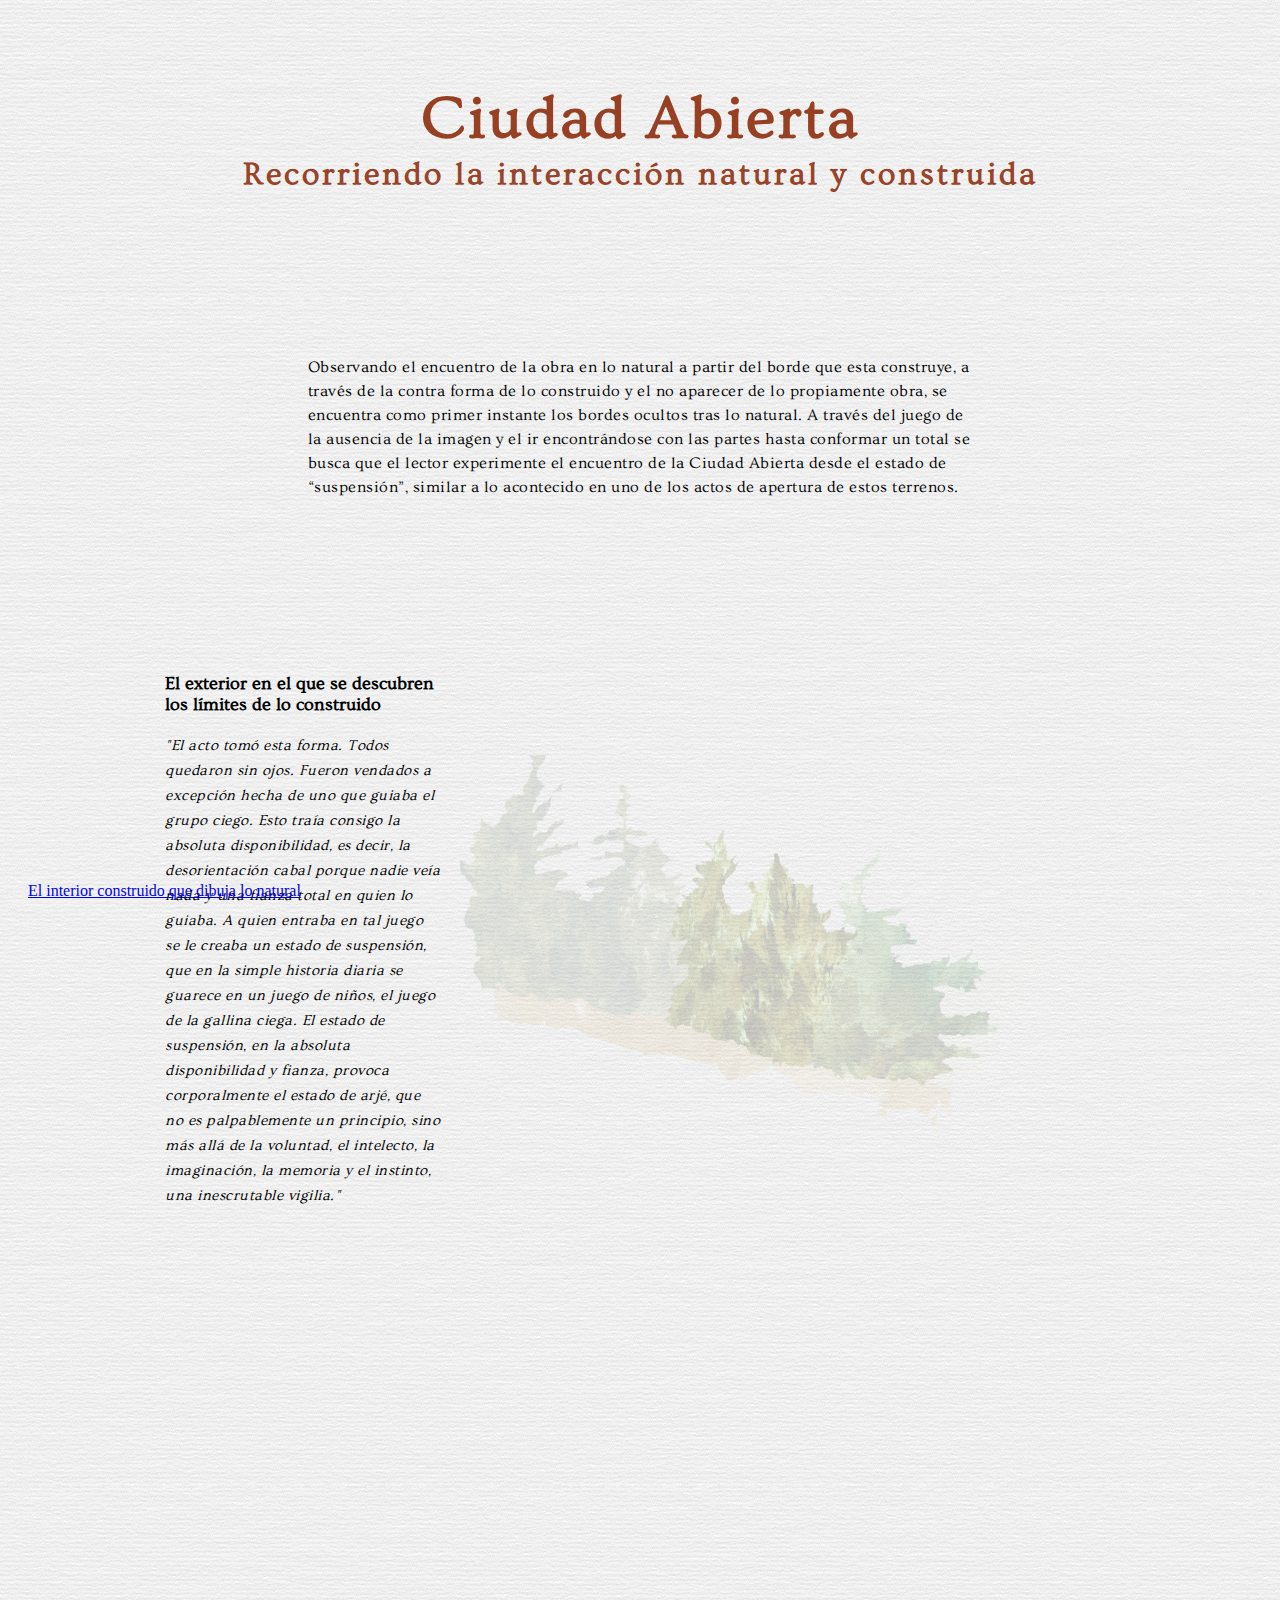
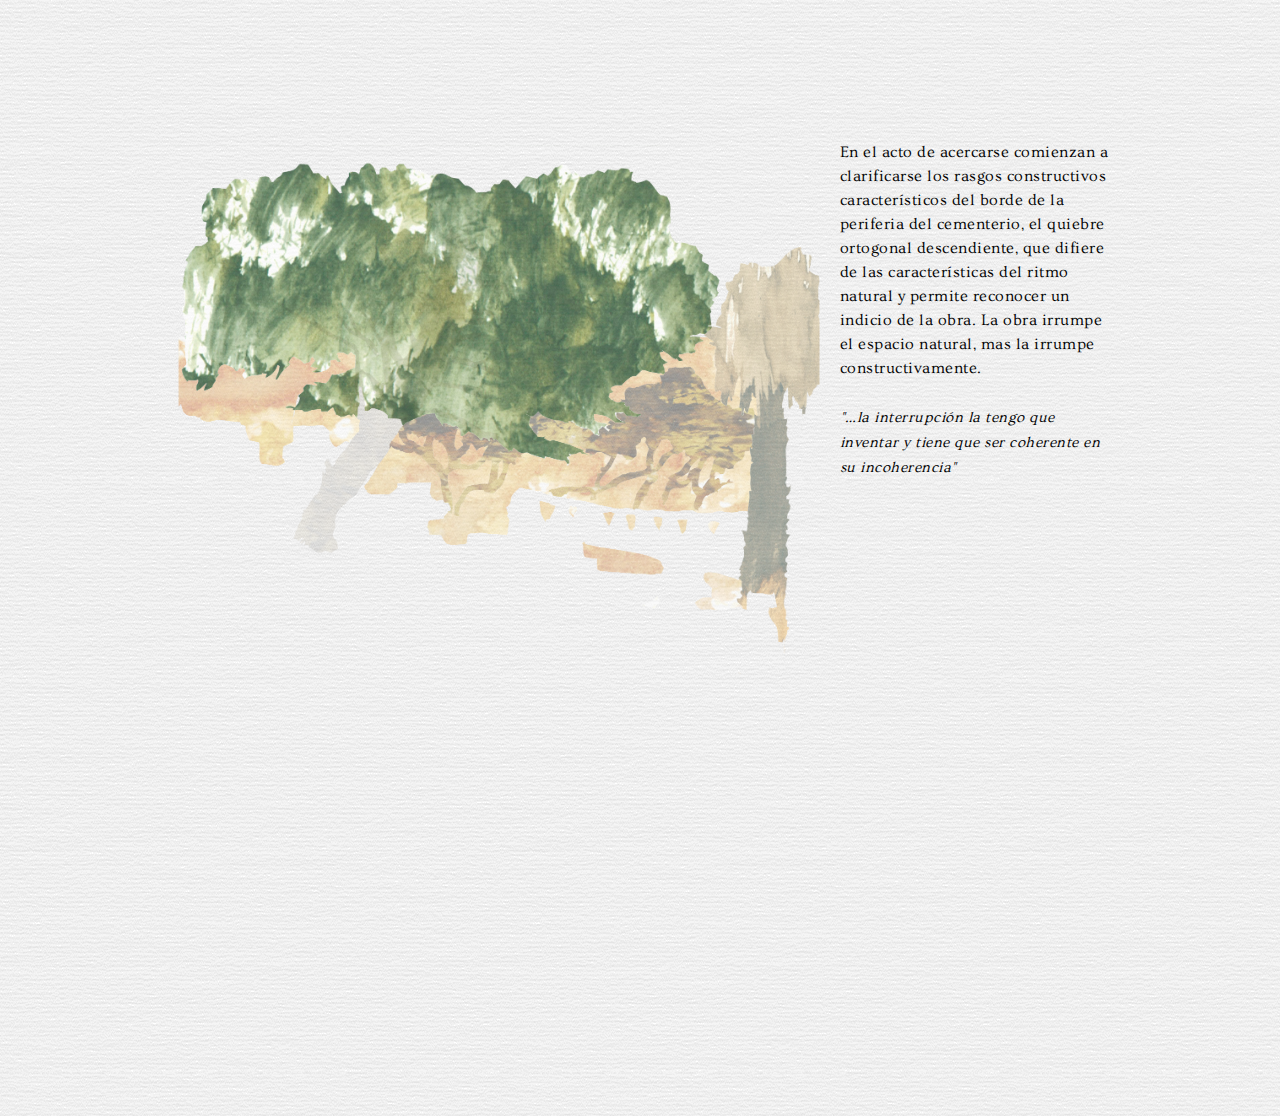
<file: index.html>
<!DOCTYPE html>
<html>
	<head>
		<title>
			Recorrido Ciudad Abierta
		</title>
		<link type="text/css" rel="stylesheet" href="css/cascada2.css"></link>
		<meta charset="utf-8">
		<link href='http://fonts.googleapis.com/css?family=Ovo' rel='stylesheet' type='text/css'>
		<link href='http://fonts.googleapis.com/css?family=Roboto:400,300,300italic,400italic,500,700' rel='stylesheet' type='text/css'>	
	</head>

	<body id="body1">

		<div class="content clearfix">
			<div class="cajaroja">
				<h1>Ciudad Abierta  <br> <span class="subh1"> Recorriendo la interacción natural y construida </span> </h1>
			</div>

			<div class="alturacajacentrada">
				<div class="cajaseccioncentrada">
					<p>Observando el encuentro de la obra en lo natural a partir del borde que esta construye, a través de la contra forma de lo construido y el no aparecer de lo propiamente obra, se encuentra como primer instante los bordes ocultos tras lo natural. A través del juego de la ausencia de la imagen y el ir encontrándose con las partes hasta conformar un total se busca que el lector experimente el encuentro de la Ciudad Abierta desde el estado de “suspensión”, similar a lo acontecido en uno de los actos de apertura de estos terrenos.
					</p>
				</div>
			</div>
				
				<div class="margenizquierda">
					<div class="seccion1" >
						<div id="intro" data-370="opacity:0.01;" data-380="opacity:1;" data-780="opacity:0;">
							<div class="img1a"><img src="img/01capas/01fondoarbol.png">
							</div>
						</div>
						<div id="intro" data-370="opacity:0.02;" data-420="opacity:1;" data-780="opacity:0;">	
							<div class="img1b"><img src="img/01capas/01fondosuelo.png">
							</div>
						</div>
						<div id="intro" data-370="opacity:0.1;" data-460="opacity:1;" data-780="opacity:0;">	
							<div class="img1c"><img src="img/01capas/01suelocementerio.png">
							</div>
						</div>
						<div id="intro" data-370="opacity:0.15;" data-500="opacity:1;" data-780="opacity:0;">	
							<div class="img1d"><img src="img/01capas/01arbolderecha.png">
							</div>
						</div>
						<div id="intro" data-370="opacity:0.2;" data-540="opacity:1;" data-800="opacity:0;">	
							<div class="img1e"><img src="img/01capas/01arbolmedio.png">
							</div>
						</div>
						<div id="intro" data-370="opacity:0.1;" data-580="opacity:1;" data-800="opacity:0;">	
							<div class="img1f"><img src="img/01capas/01arbolizquierdo.png">
							</div>
						</div>
						<div id="intro" data-370="opacity:0;" data-620="opacity:1;" data-900="opacity:0;">	
							<div class="img1g"><img src="img/01capas/01troncos.png">
							</div>
						</div>
						<div id="intro" data-370="opacity:0;" data-660="opacity:1;" data-900="opacity:0;">	
							<div class="img1h"><img src="img/01capas/01suelopozo.png">
							</div>
						</div>	
						<div id="intro" data-370="opacity:0;" data-700="opacity:1;" data-900="opacity:0;">
							<div class="img1i"><img src="img/01capas/01arbustodelantero.png">
							</div>
						</div>
						<div id="intro" data-370="opacity:0;" data-740="opacity:1;" data-900="opacity:0;">	
							<div class="img1j"><img src="img/01capas/01trazonegro.png">
							</div>
						</div>	
					</div>
				</div>
				
			
			<div class="cajatextoseccion1">
				<h3>El exterior en el que se descubren los límites de lo construido</h3>
				<p><span class="citas">"El acto tomó esta forma. Todos quedaron sin ojos. Fueron vendados a excepción hecha de uno que guiaba el grupo ciego. Esto traía consigo la absoluta disponibilidad, es decir, la desorientación cabal porque nadie veía nada y una fianza total en quien lo guiaba. A quien entraba en tal juego se le creaba un estado de suspensión, que en la simple historia diaria se guarece en un juego de niños, el juego de la gallina ciega. El estado de suspensión, en la absoluta disponibilidad y fianza, provoca corporalmente el estado de arjé, que no es palpablemente un principio, sino más allá de la voluntad, el intelecto, la imaginación, la memoria y el instinto, una inescrutable vigilia."</span></p>
				<br><br>
			</div>

			

			<div class="margenderecha">
				<div class="seccion2">
					<div id="intro" data-1360="opacity:0.5;" data-1450="opacity:1;" data-1600="opacity:0;">
						<div class="img1a"><img src="img/02capas/02fondo.png">
						</div>
					</div>
					<div id="intro" data-1360="opacity:0.4;" data-1510="opacity:1;" data-1600="opacity:0;">	
						<div class="img1b"><img src="img/02capas/02arboleschicos.png">
						</div>
					</div>
					<div id="intro" data-1360="opacity:0.7;" data-1550="opacity:1;" data-1600="opacity:0;">	
						<div class="img1c"><img src="img/02capas/02follajegrande.png">
						</div>
					</div>
					<div id="intro" data-1360="opacity:0.1;" data-1590="opacity:1;" data-1800="opacity:0;">	
						<div class="img1d"><img src="img/02capas/02troncogrande.png">
						</div>
					</div>
					<div id="intro" data-1360="opacity:0.4;" data-1640="opacity:1;" data-1800="opacity:0;">	
						<div class="img1e"><img src="img/02capas/02palmera.png">
						</div>
					</div>
					<div id="intro" data-1360="opacity:0;" data-1690="opacity:1;" data-end="opacity:0;">	
						<div class="img1f"><img src="img/02capas/02suelo.png">
						</div>
					</div>
					<div id="intro" data-1360="opacity:0;" data-1700="opacity:1;" data-end="opacity:0;">	
						<div class="img1g"><img src="img/02capas/02lineasnegras.png">
						</div>	
					</div>	
				</div>		
			</div>	

			<div class="cajatextoseccion2">
				<p>En el acto de acercarse comienzan a clarificarse los rasgos constructivos característicos del borde de la periferia del cementerio, el quiebre ortogonal descendiente, que difiere de las características del ritmo natural y permite reconocer un indicio de la obra. La obra irrumpe el espacio natural, mas la irrumpe constructivamente. <br><br> <span class="citas"> "…la interrupción la tengo que inventar y tiene que ser coherente en su incoherencia"</span>
				</p>
			</div>	
		</div>	
		
		<footer>
			<div class="posicionabajo">
				<a class="abajo" href="momento2.html">El interior construido que dibuja lo natural</a>
			</div>	
		</footer>

		<script type="text/javascript" src="js/skrollr.min.js"></script>
		    <script type="text/javascript">
		    var s = skrollr.init();
		</script>

	</body>	
</html>
</file>
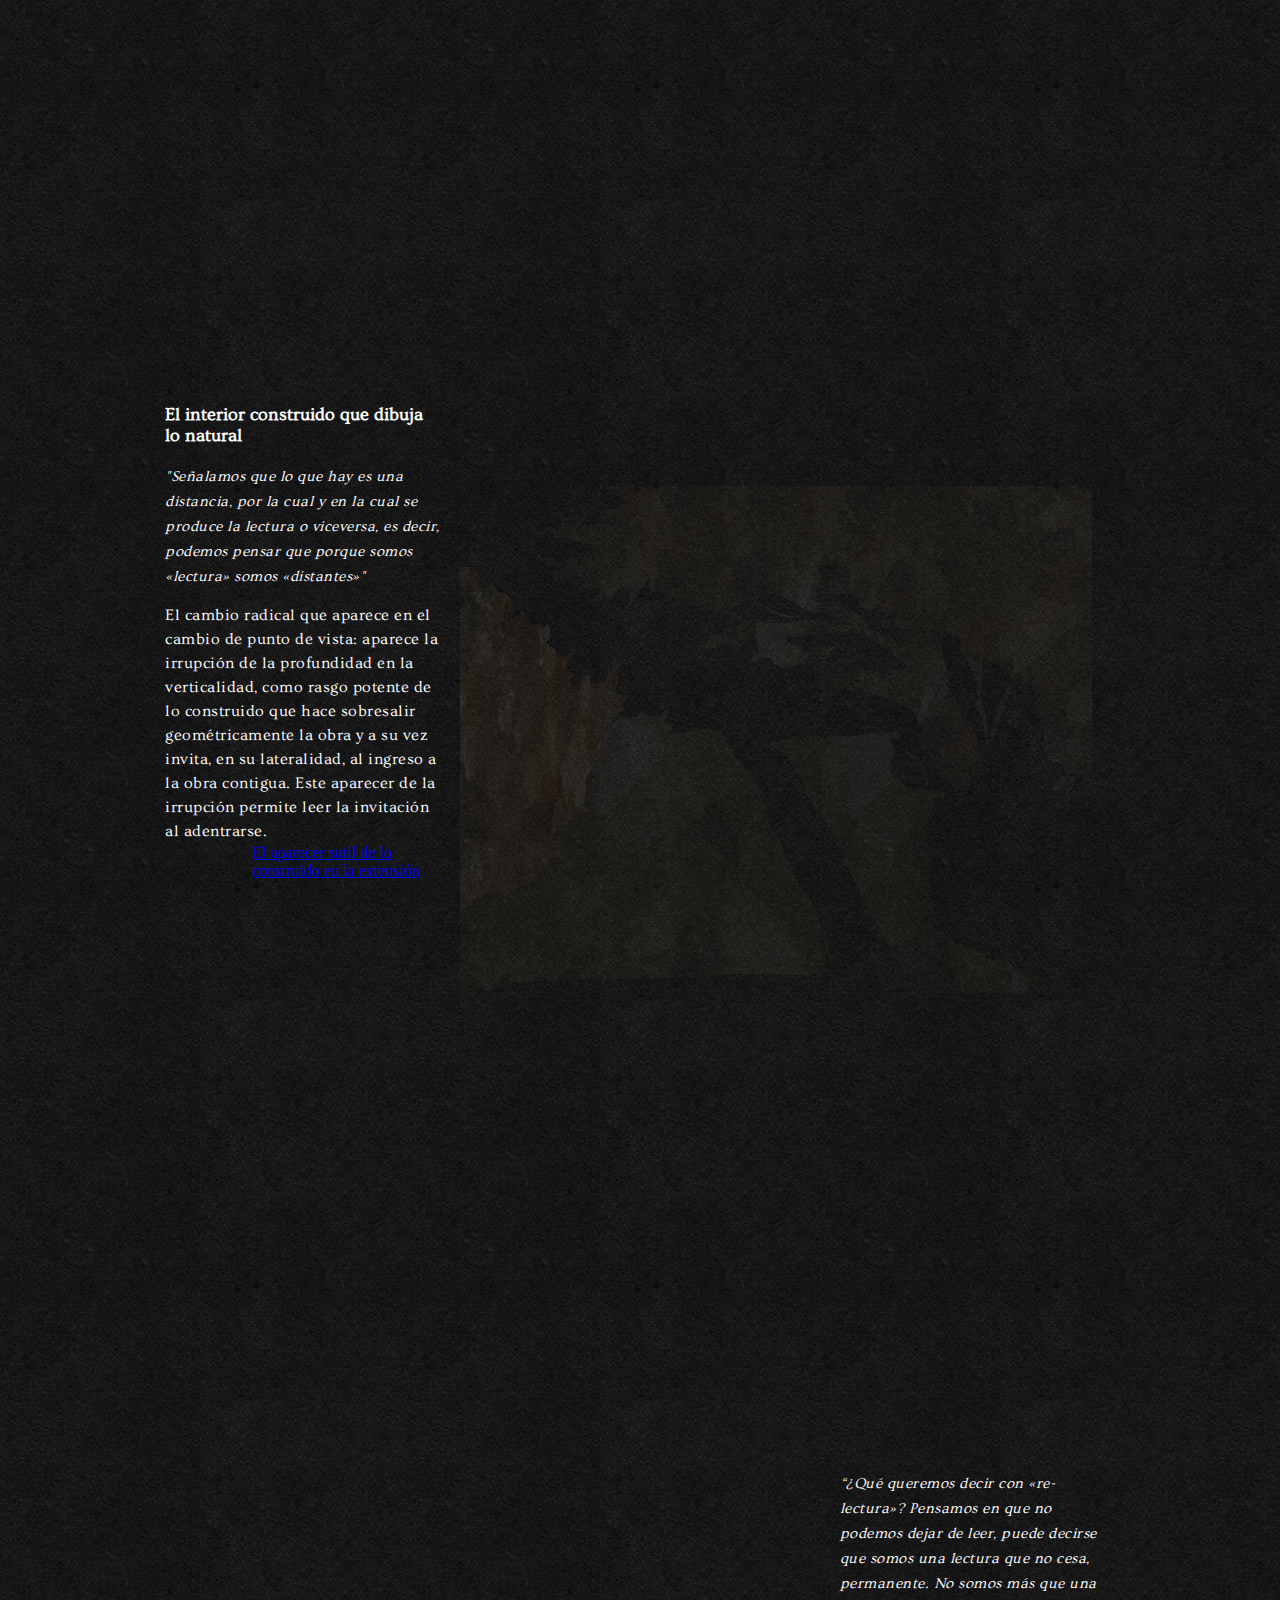
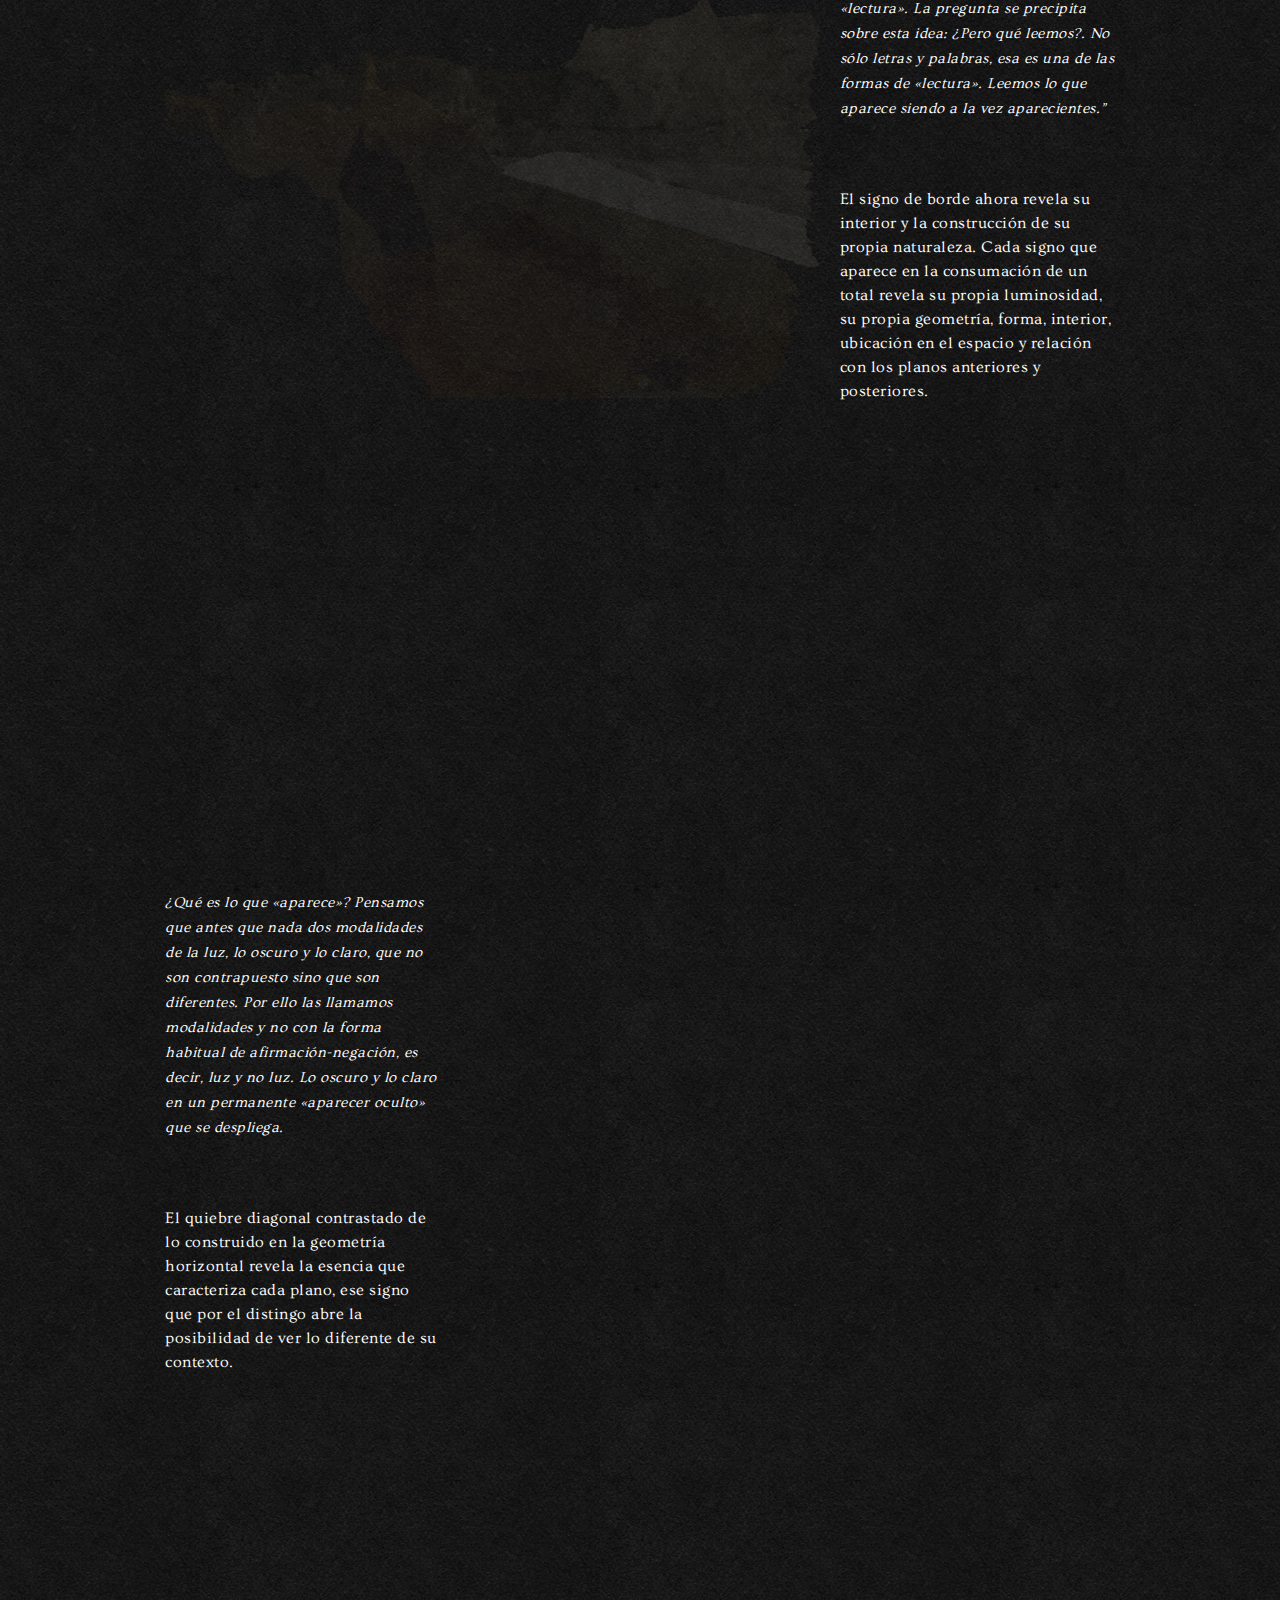
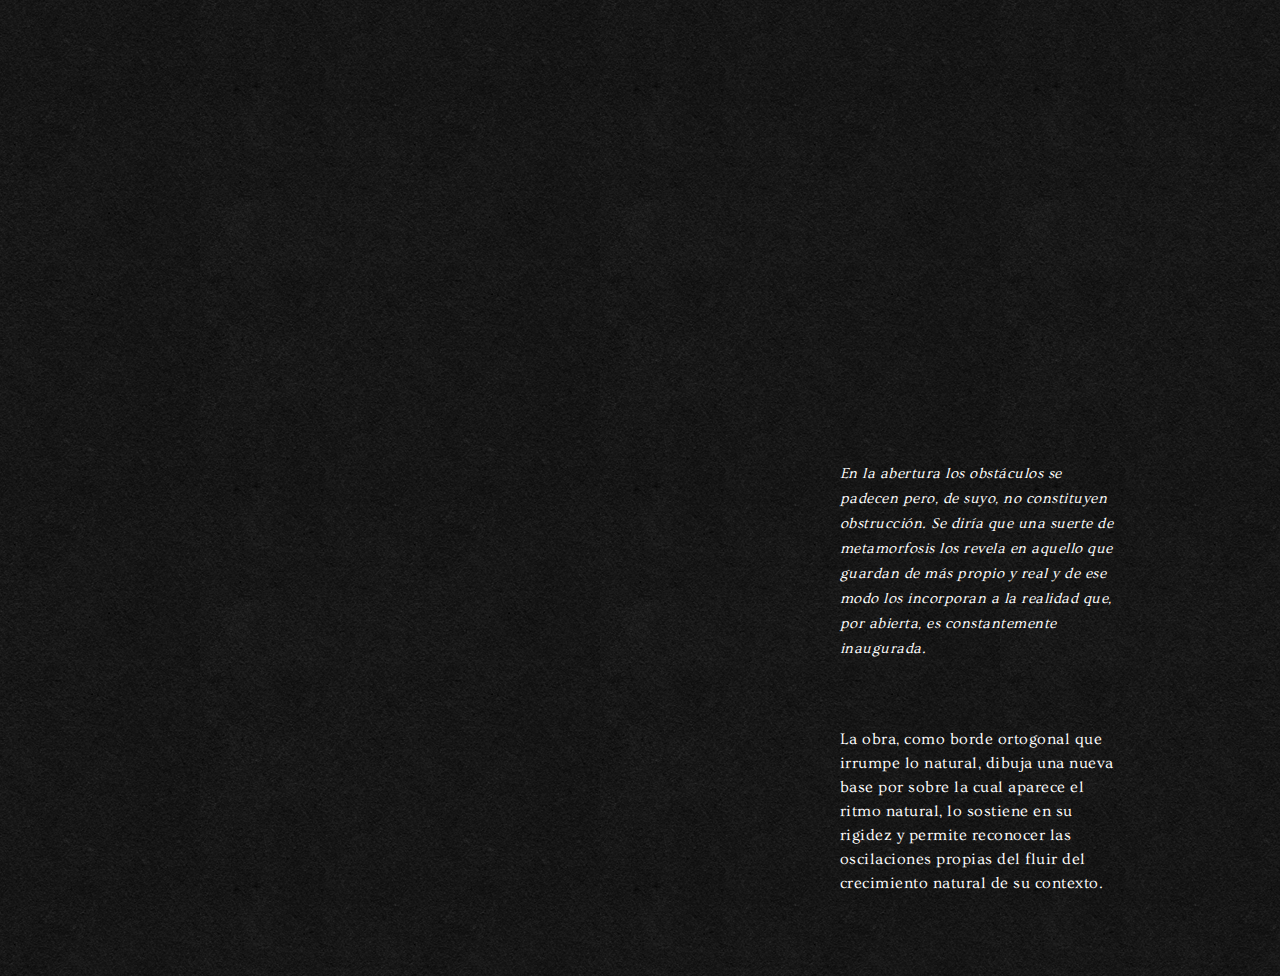
<file: momento2.html>
<!DOCTYPE html>
<html>
	<head>
		<title>momento2</title>
		<link type="text/css" rel="stylesheet" href="css/cascada2.css"></link>
		<meta charset="utf-8">
		<link href='http://fonts.googleapis.com/css?family=Roboto+Slab:400,100,300,700' rel='stylesheet' type='text/css'>
		<link href='http://fonts.googleapis.com/css?family=Ovo' rel='stylesheet' type='text/css'>
	</head>
	<body id="body2">
		<div id="contentnegro">
			<div class="margenizquierda"> 
				<div class="seccion1">
					<div id="intro" data-370="opacity:0;" data-470="opacity:1;" data-660="opacity:0;">
						<div class="img1a"><img src="img/03capas/03arbustosuperior.png">
						</div>
					</div>
					<div id="intro" data-370="opacity:0.05;" data-480="opacity:1;" data-670="opacity:0;">	
						<div class="img1b"><img src="img/03capas/03tierrasizqyder.png">
						</div>
					</div>
					<div id="intro" data-370="opacity:0.08;" data-580="opacity:1;" data-690="opacity:0;">	
						<div class="img1c"><img src="img/03capas/03arbolgrande.png">
						</div>
					</div>
					<div id="intro" data-370="opacity:0.1;" data-680="opacity:1;" data-700="opacity:0;">	
						<div class="img1d"><img src="img/03capas/03arizquierda.png">
						</div>
					</div>
					<div id="intro" data-370="opacity:0;" data-740="opacity:1;" data-780="opacity:0;">	
						<div class="img1e"><img src="img/03capas/03lineasblancas.png">
						</div>
					</div>	
				</div>	
			</div>
			<div class="cajatextoseccion1">
				<h3><span class="letrasblancas">El interior construido que dibuja lo natural</span></h3>
				<p> <span class="citasblancas">"Señalamos que lo que hay es una distancia, por la cual y en la cual se produce la lectura o viceversa, es decir, podemos pensar que porque somos «lectura» somos «distantes»"</span></p>
				<p><span class="letrasblancas">El cambio radical que aparece en el cambio de punto de vista: aparece la irrupción de la profundidad en la verticalidad, como rasgo potente de lo construido que hace sobresalir geométricamente la obra y a su vez invita, en su lateralidad, al ingreso a la obra contigua. Este aparecer de la irrupción permite leer la invitación al adentrarse.</span>	
				</p>
			</div>

			<div class="margenderecha">
				<div class="seccion2">
					<div id="intro" data-1360="opacity:0;" data-1450="opacity:1;" data-1600="opacity:0;">
						<div class="img1a"><img src="img/04capas/04arbolesfondo.png">
						</div>
					</div>
					<div id="intro" data-1360="opacity:0.1;" data-1550="opacity:1;" data-1600="opacity:0;">	
						<div class="img1b"><img src="img/04capas/04muro.png">
						</div>
					</div>
					<div id="intro" data-1360="opacity:0.05;" data-1650="opacity:1;" data-1750="opacity:0;">	
						<div class="img1c"><img src="img/04capas/04tumba.png">
						</div>
					</div>
					<div id="intro" data-1360="opacity:0;" data-1700="opacity:1;" data-1750="opacity:0;">	
						<div class="img1d"><img src="img/04capas/04lineasblancas.png">
						</div>
					</div>	
				</div>
			</div> 

			<div class="cajatextoseccion2">
				<p><span class="citasblancas">“¿Qué queremos decir con «re-lectura»? Pensamos en que no podemos dejar de leer, puede decirse que somos una lectura que no cesa, permanente. No somos más que una «lectura». La pregunta se precipita sobre esta idea: ¿Pero qué leemos?. No sólo letras y palabras, esa es una de las formas de «lectura». Leemos lo que aparece siendo a la vez aparecientes.”</span></p><br><br>
				<p><span class="letrasblancas">El signo de borde ahora revela su interior y la construcción de su propia naturaleza. Cada signo que aparece en la consumación de un total revela su propia luminosidad, su propia geometría, forma, interior, ubicación en el espacio y relación con los planos anteriores y posteriores.
				</span>
				</p>
			</div>

			<div class="margenizquierda">
				<div class="seccion3">
					<div id="intro" data-2380="opacity:0;" data-2400="opacity:1;" data-2600="opacity:0;">
						<div class="img1a"><img src="img/05capas/05arbolderecho.png">
						</div>
					</div>
					<div id="intro" data-2380="opacity:0;" data-2470="opacity:1;" data-2600="opacity:0;">	
						<div class="img1b"><img src="img/05capas/05arbolmedio.png">
						</div>
					</div>
					<div id="intro" data-2380="opacity:0;" data-2550="opacity:1;" data-2880="opacity:0;">	
						<div class="img1c"><img src="img/05capas/05arbolizquierdo.png">
						</div>
					</div>
					<div id="intro" data-2380="opacity:0;" data-2710="opacity:1;" data-2880="opacity:0;">	
						<div class="img1d"><img src="img/05capas/05sueloalto.png">
						</div>
					</div>
					<div id="intro" data-2380="opacity:0;" data-2800="opacity:1;" data-2880="opacity:0;">	
						<div class="img1e"><img src="img/05capas/05suelobajo.png">
						</div>
					</div>
					<div id="intro" data-2380="opacity:0;" data-2880="opacity:1;" data-2880="opacity:0;">	
						<div class="img1f"><img src="img/05capas/05trazoblanco.png">
						</div>
					</div>	
				</div>
			</div>

			<div class="cajatextoseccion3">
				<p><span class="citasblancas">¿Qué es lo que «aparece»? Pensamos que antes que nada dos modalidades de la luz, lo oscuro y lo claro, que no son contrapuesto sino que son diferentes. Por ello las llamamos modalidades y no con la forma habitual de afirmación-negación, es decir, luz y no luz. Lo oscuro y lo claro en un permanente «aparecer oculto» que se despliega.</span></p><br><br>
				<p><span class="letrasblancas">El quiebre diagonal contrastado de lo construido en la geometría horizontal revela la esencia que caracteriza cada plano, ese signo que por el distingo abre la posibilidad de ver lo diferente de su contexto.</span>
				</p>
			</div>

			<div class="margenderecha">
				<div class="seccion4">
					<div id="intro" data-2650="opacity:0;" data-2700="opacity:0.01;" data-end="opacity:0.01;">
						<div class="img1a"><img src="img/06capas/06tierrabaja.png">
						</div>
					</div>
					<div id="intro" data-2650="opacity:0;" data-2750="opacity:0.02;" data-end="opacity:0.05;">	
						<div class="img1b"><img src="img/06capas/06tierraderecha.png">
						</div>
					</div>
					<div id="intro" data-2650="opacity:0;" data-2800="opacity:0.04;" data-end="opacity:0.2;">	
						<div class="img1c"><img src="img/06capas/06tierraizquierda.png">
						</div>
					</div>
					<div id="intro" data-2650="opacity:0;" data-2850="opacity:0.05;" data-end="opacity:0.2;">	
						<div class="img1d"><img src="img/06capas/06arbolderecho.png">
						</div>
					</div>
					<div id="intro" data-2650="opacity:0;" data-2900="opacity:0.2;" data-end="opacity:0.4;">	
						<div class="img1e"><img src="img/06capas/06arbolizquierdo.png">
						</div>
					</div>
					<div id="intro" data-2650="opacity:0;" data-2950="opacity:0.2;" data-end="opacity:0.6;">	
						<div class="img1f"><img src="img/06capas/06arbolmedio.png">
						</div>
					</div>
					<div id="intro" data-2650="opacity:0;" data-3000="opacity:0.5;" data-end="opacity:1;">	
						<div class="img1g"><img src="img/06capas/06trazoblanco.png">
						</div>
					</div>	
				</div>
			</div>

			<div class="cajatextoseccion4">
				<p><span class="citasblancas">En la abertura los obstáculos se padecen pero, de suyo, no constituyen obstrucción. Se diría que una suerte de metamorfosis los revela en aquello que guardan de más propio y real y de ese modo los incorporan a la realidad que, por abierta, es constantemente inaugurada.</span>
				</p><br><br>
				<p><span class="letrasblancas">La obra, como borde ortogonal que irrumpe lo natural, dibuja una nueva base por sobre la cual aparece el ritmo natural, lo sostiene en su rigidez y permite reconocer las oscilaciones propias del fluir del crecimiento natural de su contexto.</span>
				</p>
			</div> 

			<div class="posicionabajo">	<!--link-->
				<div class="abajo">
					<a href="momento3.html">El aparecer sutil de lo construido en la extensión</a>
				</div>
			</div>

		</div>

		<script type="text/javascript" src="js/skrollr.min.js"></script>
		    <script type="text/javascript">
		    var s = skrollr.init();
		</script>
	</body>
</html>
</file>
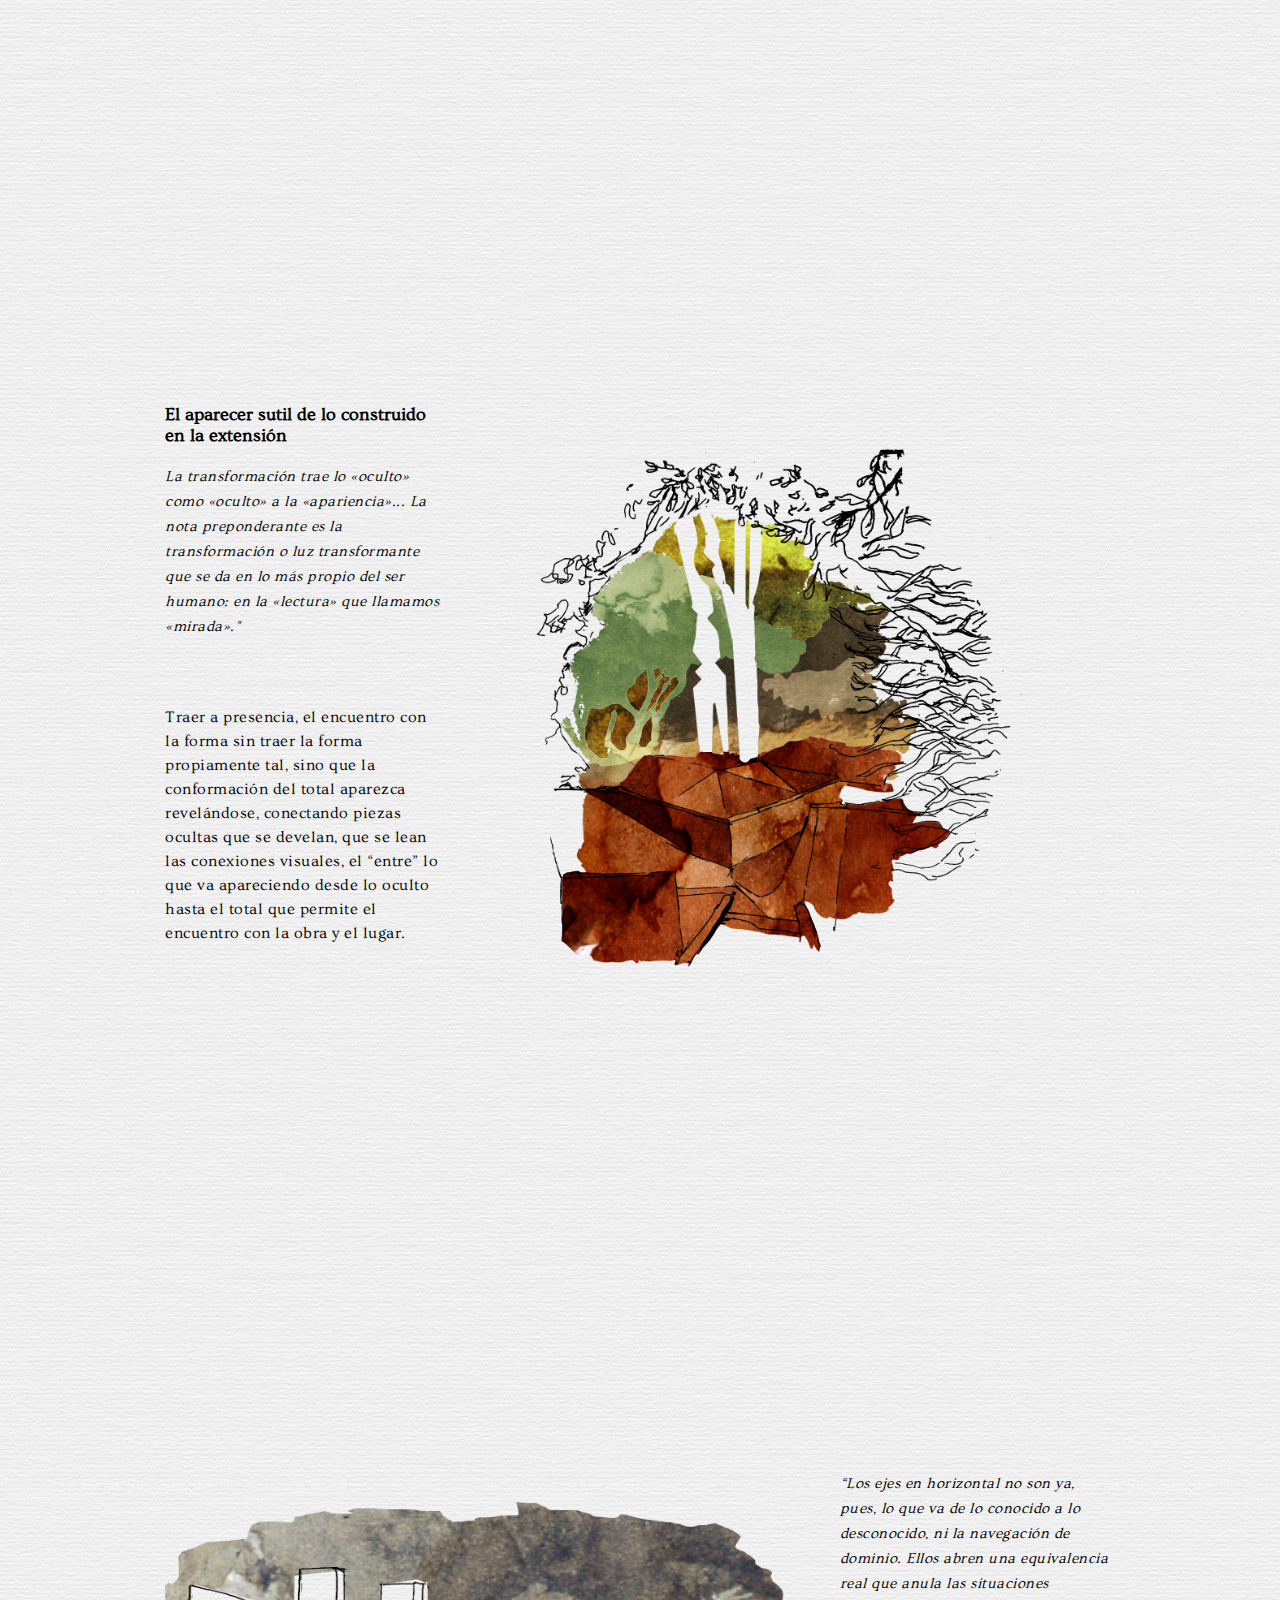
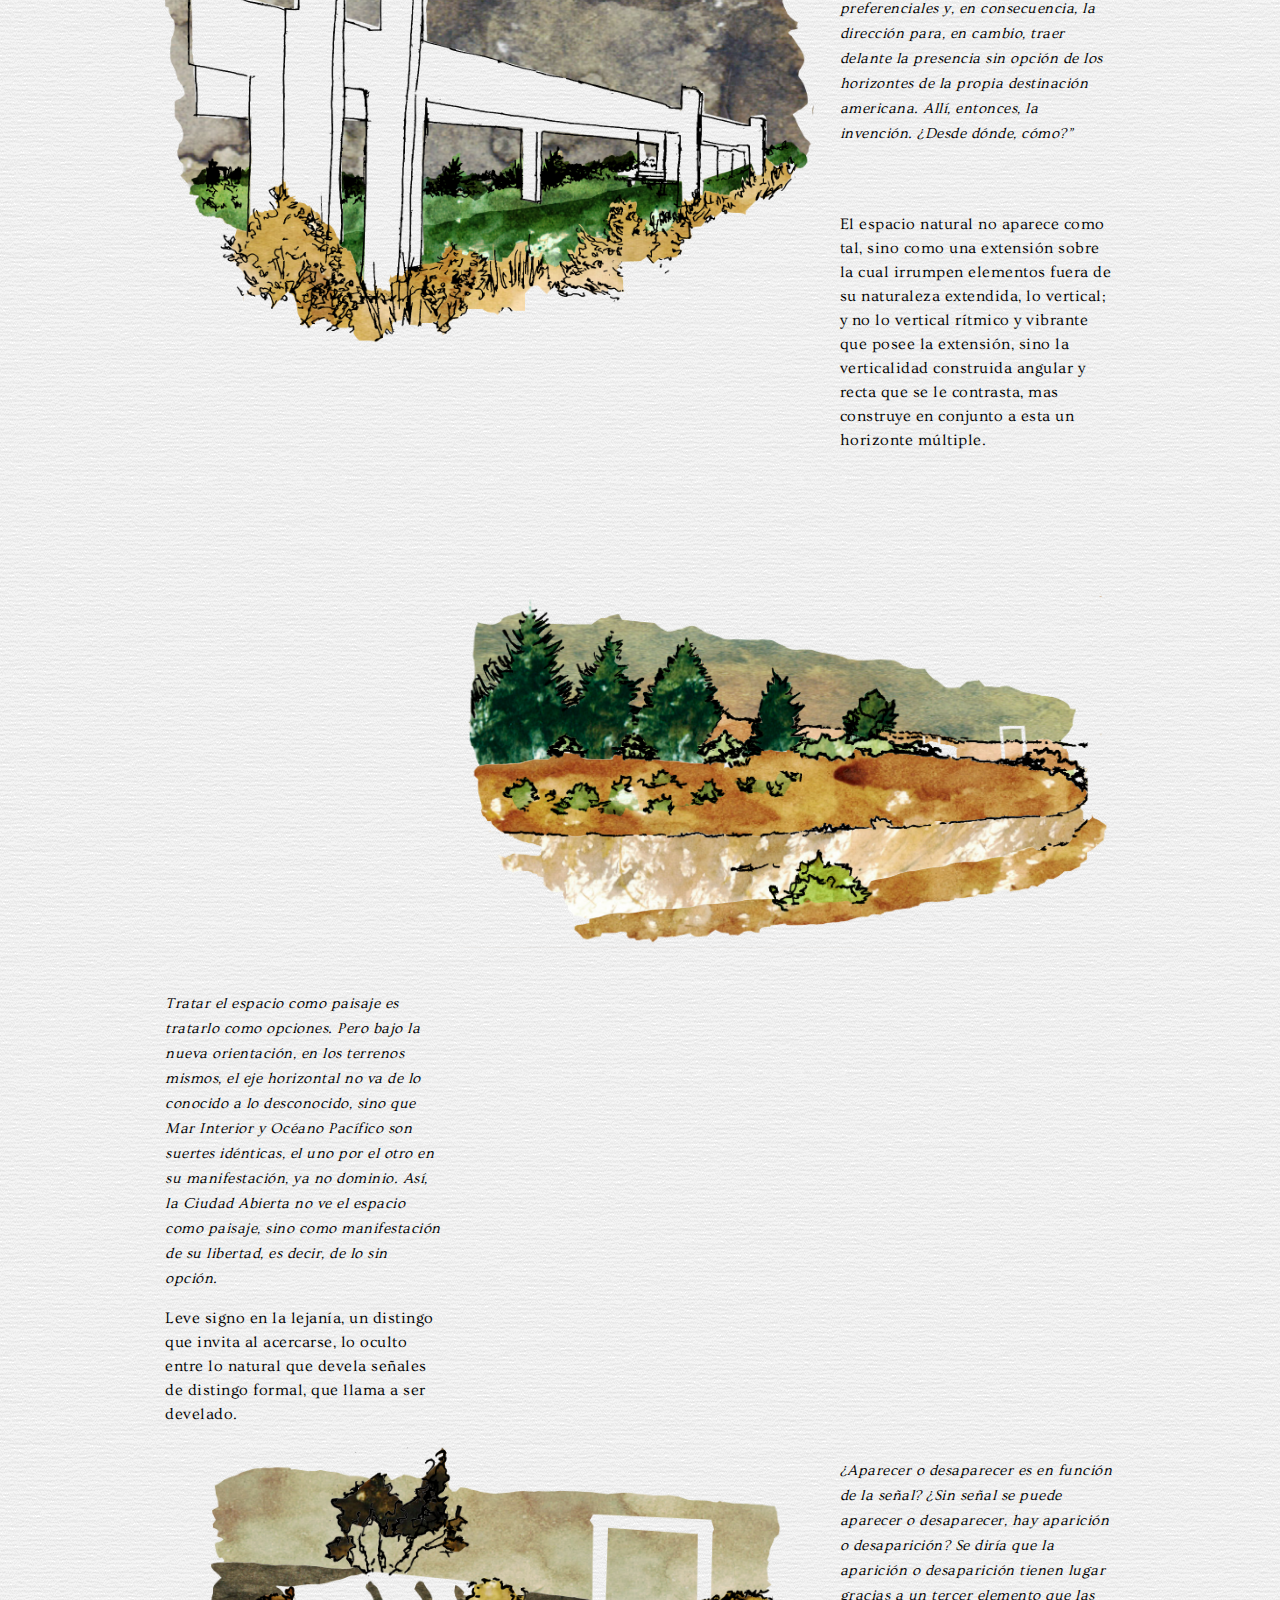
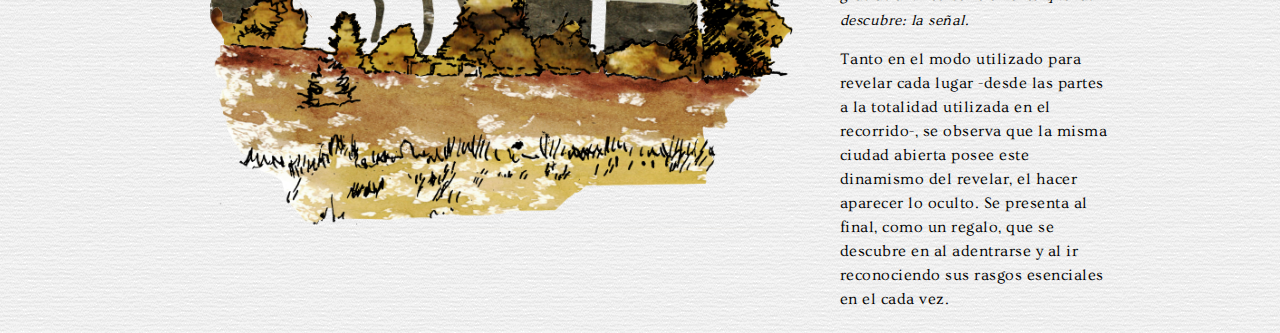
<file: momento3.html>
<!DOCTYPE html>
<html>
	<head>
		<title>momento3</title>
		<link type="text/css" rel="stylesheet" href="css/cascada2.css"></link>
		<meta charset="utf-8">
		<link href='http://fonts.googleapis.com/css?family=Roboto+Slab:400,100,300,700' rel='stylesheet' type='text/css'>
		<link href='http://fonts.googleapis.com/css?family=Ovo' rel='stylesheet' type='text/css'>
	</head>
	<body id="body1">
		<div class="content">

			<div class="margenizquierda">
				<div class="seccion1b">
					<div class="img1a"><img src="img/07capas/07fondo.png"></div>
					<div class="img1b"><img src="img/07capas/07arbolesydemases.png"></div>
					<div class="img1c"><img src="img/07capas/07escultura.png"></div>
					<div class="img1d"><img src="img/07capas/07lineasnegras.png"></div>
				</div>	
			</div>

			<div class="cajatextoseccion1">
				<h3>El aparecer sutil de lo construido en la extensión</h3>
				<p><span class="citas">La transformación trae lo «oculto» como «oculto» a la «apariencia»... La nota preponderante es la transformación o luz transformante que se da en lo más propio del ser humano: en la «lectura» que llamamos «mirada»."</span></p><br><br>
				<p>Traer a presencia, el encuentro con la forma sin traer la forma propiamente tal, sino que la conformación del total aparezca revelándose, conectando piezas ocultas que se develan, que se lean las conexiones visuales, el “entre” lo que va apareciendo desde lo oculto hasta el total que permite el encuentro con la obra y el lugar.</p>
			</div>

			<div class="margenderecha">
				<div class="seccion2">
					<div class="img1a"><img src="img/08capas/08fondo.png"></div>
					<div class="img1b"><img src="img/08capas/08pasto.png"></div>
					<div class="img1c"><img src="img/08capas/08pastoadelante.png"></div>
					<div class="img1d"><img src="img/08capas/08lineasnegras.png"></div>
				</div>
			</div> 

			<div class="cajatextoseccion2">
				<p><span class="citas">“Los ejes en horizontal no son ya, pues, lo que va de lo conocido a lo desconocido, ni la navegación de dominio. Ellos abren una equivalencia real que anula las situaciones preferenciales y, en consecuencia, la dirección para, en cambio, traer delante la presencia sin opción de los horizontes de la propia destinación americana. Allí, entonces, la invención. ¿Desde dónde, cómo?”</span></p> <br><br>
				<p>El espacio natural no aparece como tal, sino como una extensión sobre la cual irrumpen elementos fuera de su naturaleza extendida, lo vertical; y no lo vertical rítmico y vibrante que posee la extensión, sino la verticalidad construida angular y recta que se le contrasta, mas construye en conjunto a esta un horizonte múltiple.</p>
			</div>	

			<div class="margenizquierda">
				<div class="seccion3b">
					<div class="img1a"><img src="img/09capas/09cielo.png"></div>
					<div class="img1b"><img src="img/09capas/09fondo.png"></div>
					<div class="img1c"><img src="img/09capas/09pinos.png"></div>
					<div class="img1d"><img src="img/09capas/09pasto.png"></div>
					<div class="img1e"><img src="img/09capas/09calle.png"></div>
					<div class="img1f"><img src="img/09capas/09lineasnegras2.png"></div>
				</div>
			</div>

			<div class="cajatextoseccion3">
				<p><span class="citas">Tratar el espacio como paisaje es tratarlo como opciones. Pero bajo la nueva orientación, en los terrenos mismos, el eje horizontal no va de lo conocido a lo desconocido, sino que Mar Interior y Océano Pacífico son suertes idénticas, el uno por el otro en su manifestación, ya no dominio. Así, la Ciudad Abierta no ve el espacio como paisaje, sino como manifestación de su libertad, es decir, de lo sin opción.</span></p>
				<p>Leve signo en la lejanía, un distingo que invita al acercarse, lo oculto entre lo natural que devela señales de distingo formal, que llama a ser develado.</p>
			</div>

			<div class="margenderecha">
				<div class="seccion4b">
					<div class="img1a"><img src="img/10capas/10cielo.png"></div>
					<div class="img1b"><img src="img/10capas/10fondo.png"></div>
					<div class="img1c"><img src="img/10capas/10arboles.png"></div>
					<div class="img1d"><img src="img/10capas/10suelo.png"></div>
					<div class="img1e"><img src="img/10capas/10lineasnegras.png"></div>
				</div>
			</div> 

			<div class="cajatextoseccion4b">
				<p><span class="citas">¿Aparecer o desaparecer es en función de la señal? ¿Sin señal se puede aparecer o desaparecer, hay aparición o desaparición? Se diría que la aparición o desaparición tienen lugar gracias a un tercer elemento que las descubre: la señal. </span></p>
				<p>Tanto en el modo utilizado para revelar cada lugar -desde las partes a la totalidad utilizada en el recorrido-, se observa que la misma ciudad abierta posee este dinamismo del revelar, el hacer aparecer lo oculto. Se presenta al final, como un regalo, que se descubre en al adentrarse y al  ir reconociendo sus rasgos esenciales en el cada vez.</p>
			</div>

		</div>

		<script type="text/javascript" src="js/skrollr.min.js"></script>
		    <script type="text/javascript">
		    var s = skrollr.init();
		</script>
		
	</body>
</html>
</file>
<file: css/cascada2.css>
.content{					/*contenedores*/
	width: 950px;
	margin: 0 auto;
	position: relative;
		
}

#contentnegro{
	width: 950px;
	margin: 0 auto;
}


.margenimg1{			/*margenes*/

	margin-right: 30%;
	margin: 10px;
	width: auto;

}

.margenimg2{
	margin-left: 30%;
	margin: 10px;
	width: auto;
}

.margenizquierda{
	margin-left: 30%;
	padding-left: 10px;
}

.padimagenizquierda{
	padding-right: 10px;
}

.margenderecha{
	margin-right: 30%;
	padding-right: 10px;
}

.padimagenderecha{
	padding-left: 10px;
}

.seccion0{					/*secciones de imagen*/
	position: relative;
	top: 20px;
}

.seccion1{
position: relative;
top: 370px;

}

.seccion2{
	position: relative;
	top: 1360px;
}

.seccion3{
	position: relative;
	top:2380px;

}

.seccion4{
	position: relative;
	top:2580px;

}

.seccion1b{
position: relative;
top: 300px;

}

.seccion3b{
	position: relative;
	top:2080px;
}

.seccion4b{
	position: relative;
	top:1890px;
}

.cajatextoseccion1{			/*contenedores de texto*/
	position: relative;
	top: 370px;
	width: 29%;
	float: left;
}

.cajatextoseccion2{
	position: relative;
	top: 1440px;
	width: 29%;
	float: right;
}

.cajatextoseccion3{
	position: relative;
	top: 2000px;
	width: 29%;
	float: none;
}

.cajatextoseccion4{
	position: relative;
	top: 2655px; 
	width: 29%;
	float: right;
}

.cajatextoseccion4b{
	position: relative;
	top: 2000px; 
	width: 29%;
	float: right;
}

.cajaseccioncentrada{
	position: absolute;
	margin: 0 auto;
}

.alturacajacentrada{
	position: relative;
	top:55px;
	width: 70%;
	z-index: 30;
	margin: 0 auto;
}

.cajatexto{
	float: right;
	top:500px;
	max-width: 30%;
}

.img1a{						/*imagenes posicion absolutas*/
	position: absolute;
	z-index: -2;
}

.img1b{
	position: absolute;
	z-index: -1;
}

.img1c{
	position: absolute;
	z-index: 0;
}

.img1d{
	position: absolute;
	z-index: 1;
}

.img1e{
	position: absolute;
	z-index: 2;
}

.img1f{
	position: absolute;
	z-index: 3;
}
.img1g{
	position: absolute;
	z-index: 4;
}

.img1h{
	position: absolute;
	z-index: 5;
}

.img1i{
	position: absolute;
	z-index: 6;
}

.img1j{
	position: absolute;
	z-index: 7;
}


.cajaroja{
margin: 0 auto;
padding-top: 5%;
padding-bottom: 5%;
top:50px;
}

.subh1{										/*estilos de textos*/
	font-family: 'Ovo','Roboto', serif;
	font-size: 32px;
	font-color: rgb(0,0,0);
	letter-spacing: none;
}

.citas{
	font-family: 'Ovo','Roboto', serif;
	font-style: italic;
	font-size: 15px;
	line-height: 25px;
}

.citasblancas{
	font-family: 'Ovo','Roboto', serif;
	font-style: italic;
	font-size: 15px;
	line-height: 25px;
	color:rgb(255,255,255);
}

.pblancas{
	color:white;
}

.letrasblancas{
	color:#FFFFFF;
}

.posicionabajo{
	position: absolute;
	bottom: 0;
	float: bottom;
}
.abajo{
	padding: 20px;
	width: 50%;
	margin: 0 auto;
}

img{								/*datos generales*/
	width: 100%;
	min-width: 300px;
	max-height: 600px;
	margin-top: 100px;
	margin-bottom: 100px; 
}

p{
	font-family:'Ovo','Roboto', serif;
	font-style: normal 400;
	font-size: 15.5px;
	line-height: 24px;
	letter-spacing: 0.5px;

}



h1{
	font-family:'Ovo', serif;
	font-style: normal;
	font-size: 60px;
	color: rgba(141,44,12,0.9);
	letter-spacing: 3px;
	line-height: 47px;
	text-align: center;
	position: relative;
}

h2{
	font-family: 'Ovo', serif;
	font-size: 20px;
	font-style: normal; 
	color: rgba(141,44,12,0.9);
	text-align: center;
	padding: 10px;
	letter-spacing: 2px;
}

h3{
	font-family: 'Ovo', sans-serif;
	font-style: bold;
	font-size: 18px;
}

h4{
	font-family: 'Ovo', sans-serif;
	font-style: bold;
	font-size: 15px;
}

body{
	background-image: url(../img/black_paper.png);
	background-repeat: repeat;
	background-position: fixed;
}

footer{
	color: rgba(141,44,12,0.9); ;
	position: absolute;
	bottom: 0;
	float: bottom;
	width: 100%;
	height: 30px:
}



#header{											/*div id*/
	background-color: rgba(255, 255, 255, 0.1);
    height: 65px;
	margin-left: 0;
    position: fixed;
    width: 100%;
    z-index: 500;
}

#body1{
	background-image: url(../img/paper.png);
	background-repeat: repeat;
	background-position: fixed;
}	

#body2{
	background-image: url(../img/black_paper.png);
	background-repeat: repeat;
	background-position: fixed;
}	

/* Clearfix */

.clearfix:after {
     visibility: hidden;
     display: block;
     font-size: 0;
     content: " ";
     clear: both;
     height: 0;
     }
.clearfix { display: inline-block; }
/* start commented backslash hack \*/
* html .clearfix { height: 1%; }
.clearfix { display: block; }
/* close commented backslash hack */
</file>
